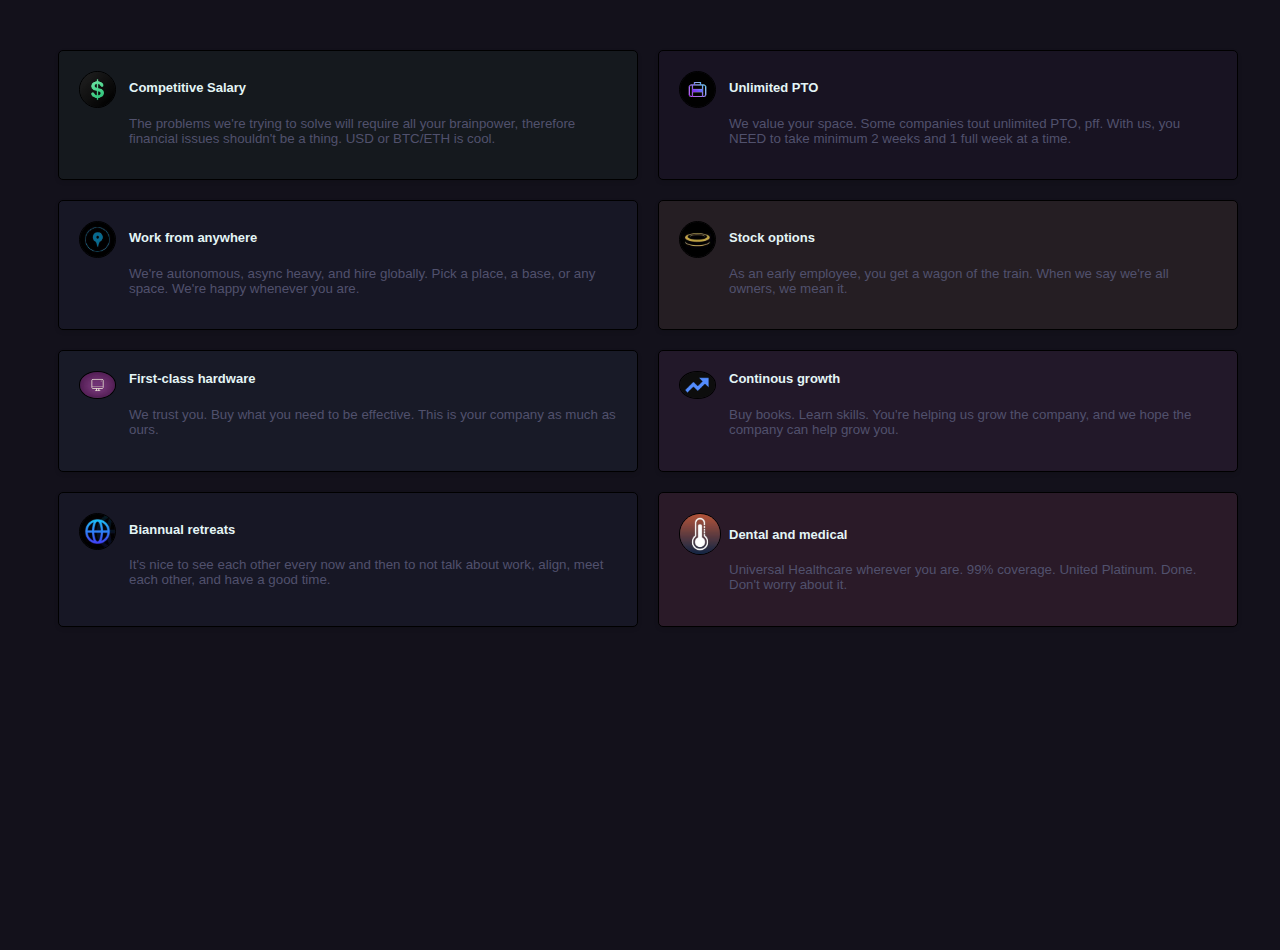
<file: 1-challenge/design1/index.html>
<!DOCTYPE html>
<html lang="en">
  <head>
    <meta charset="UTF-8" />
    <meta name="viewport" content="width=device-width, initial-scale=1.0" />
    <link rel="stylesheet" href="index.css" />
    <title>Employee Benefits</title>
  </head>
  <body>
    <div class="container">
      <div class="salary__box">
        <img class="salary__image" src="./images/salary.png" width="35px" />
        <h2 class="salary__title">Competitive Salary</h2>
        <p class="salary__pitch">
          The problems we're trying to solve will require all your brainpower,
          therefore financial issues shouldn't be a thing. USD or BTC/ETH is
          cool.
        </p>
      </div>

      <div class="pto__box">
        <img class="pto__image" src="./images/unlimited.png" width="35px" />
        <h2 class="pto__title">Unlimited PTO</h2>
        <p class="pto__pitch">
          We value your space. Some companies tout unlimited PTO, pff. With us,
          you NEED to take minimum 2 weeks and 1 full week at a time.
        </p>
      </div>

      <div class="anywhere__box">
        <img class="anywhere__image" src="./images/work.png" width="35px" />
        <h2 class="anywhere__title">Work from anywhere</h2>
        <p class="anywhere__pitch">
          We're autonomous, async heavy, and hire globally. Pick a place, a
          base, or any space. We're happy whenever you are.
        </p>
      </div>

      <div class="options__box">
        <img class="options__image" src="./images/stock.png" width="35px" />
        <h2 class="options__title">Stock options</h2>
        <p class="options__pitch">
          As an early employee, you get a wagon of the train. When we say we're
          all owners, we mean it.
        </p>
      </div>

      <div class="hardware__box">
        <img class="hardware__image" src="./images/hardware.png" width="35px" />
        <h2 class="hardware__title">First-class hardware</h2>
        <p class="hardware__pitch">
          We trust you. Buy what you need to be effective. This is your company
          as much as ours.
        </p>
      </div>

      <div class="growth__box">
        <img class="growth__image" src="./images/growth.png" width="35px" />
        <h2 class="growth__title">Continous growth</h2>
        <p class="growth__pitch">
          Buy books. Learn skills. You're helping us grow the company, and we
          hope the company can help grow you.
        </p>
      </div>

      <div class="retreats__box">
        <img class="retreats__image" src="./images/retreats.png" width="35px" />
        <h2 class="retreats__title">Biannual retreats</h2>
        <p class="retreats__pitch">
          It's nice to see each other every now and then to not talk about work,
          align, meet each other, and have a good time.
        </p>
      </div>

      <div class="medical__box">
        <img class="medical__image" src="./images/medical.png" width="40px" />
        <h2 class="medical__title">Dental and medical</h2>
        <p class="medical__pitch">
          Universal Healthcare wherever you are. 99% coverage. United Platinum.
          Done. Don't worry about it.
        </p>
      </div>
    </div>
  </body>
</html>
</file>
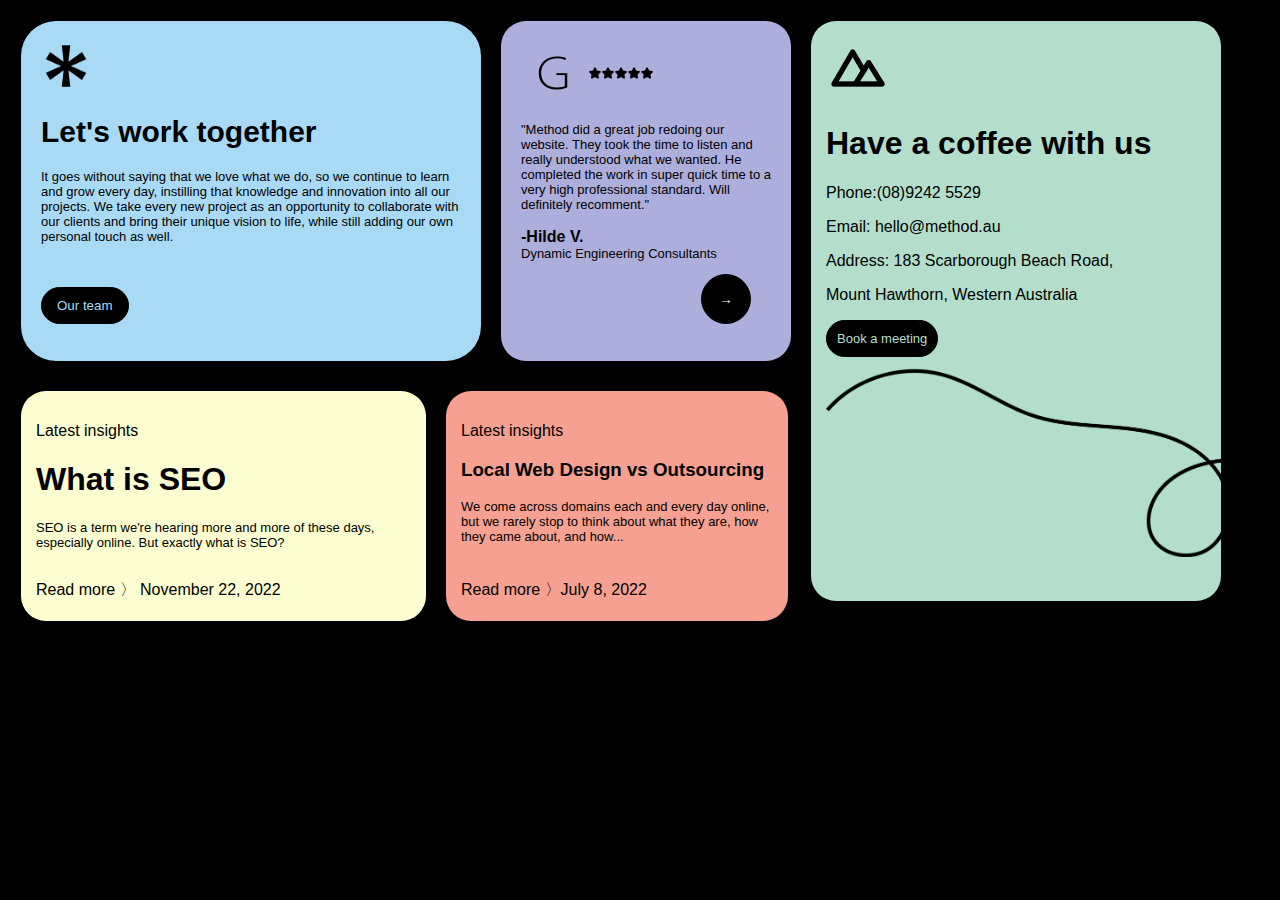
<file: 1-challenge/design2/index.html>
<!DOCTYPE html>
<html lang="en">
  <head>
    <meta charset="UTF-8" />
    <meta name="viewport" content="width=device-width, initial-scale=1.0" />
    <link rel="stylesheet" href="index.css" />
    <title>Design Challenge 2</title>
  </head>
  <body>
    <div class="container">
      <div class="work__box">
        <img
          class="work__image"
          src="./images/asterisk-4-64.png"
          width="50px"
        />
        <h1 class="work__together">Let's work together</h1>
        <p class="work__pitch">
          It goes without saying that we love what we do, so we continue to
          learn and grow every day, instilling that knowledge and innovation
          into all our projects. We take every new project as an opportunity to
          collaborate with our clients and bring their unique vision to life,
          while still adding our own personal touch as well.
        </p>
        <button class="work__btn">Our team</button>
      </div>

      <div class="g__box">
        <img class="g__image" src="./images/g-6-64.png" />
        <img class="star__image" src="./images/rating.png" />
        <p class="g__pitch">
          "Method did a great job redoing our website. They took the time to
          listen and really understood what we wanted. He completed the work in
          super quick time to a very high professional standard. Will definitely
          recomment."
        </p>
        <p class="hilde__pitch">-Hilde V.</p>
        <p class="hildecomp__pitch">Dynamic Engineering Consultants</p>
        <button class="arrow__btn">→</button>
      </div>

      <div class="coffee__box">
        <img class="triangles__image" src="./images/mountains-64.png" />
        <h1 class="coffee__title">Have a coffee with us</h1>
        <div><p class="coffee__phone">Phone:(08)9242 5529</p></div>
        <div><p class="coffee__email">Email: hello@method.au</p></div>
        <div>
          <p class="coffee__address">Address: 183 Scarborough Beach Road,</p>
        </div>
        <div>
          <p class="coffeenext__address">Mount Hawthorn, Western Australia</p>
        </div>
        <button class="coffee__btn">Book a meeting</button>
        <img
          class="coffee__curls"
          src="./images/vecteezy_hand-drawn-curved-line-shape-curved-line-icon_21999146.png"
          height="200px"
        />
      </div>

      <div class="seo__box">
        <p class="seo__insights">Latest insights</p>
        <h1 class="seo__title">What is SEO</h1>
        <p class="seo__desc">
          SEO is a term we're hearing more and more of these days, especially
          online. But exactly what is SEO?
        </p>
        <p class="read__more">
          Read more 〉 <span class="read__date">November 22, 2022</span>
        </p>
      </div>

      <div class="insights__box">
        <p class="latest__insights">Latest insights</p>
        <h3 class="insights__title">Local Web Design vs Outsourcing</h3>
        <p class="insights__pitch">
          We come across domains each and every day online, but we rarely stop
          to think about what they are, how they came about, and how...
        </p>
        <p class="read__more">
          Read more 〉<span class="read__date">July 8, 2022</span>
        </p>
      </div>
    </div>
  </body>
</html>
</file>
<file: 1-challenge/design1/index.css>
body,
html {
  background-color: #13111b;
  width: 100vw;
  height: 100vh;
  font-family: sans-serif;
}

.container {
  display: grid;
  grid-template-columns: repeat(2, 1fr);
  grid-template-rows: repeat(4, auto);
  grid-gap: 20px;
  margin: 50px;
  background-color: #13111b;
}

.salary__box,
.anywhere__box,
.hardware__box,
.retreats__box,
.pto__box,
.options__box,
.growth__box,
.medical__box {
  display: flex;
  flex-direction: column;
  background-color: #f0f0f0;
  padding: 20px;
  border-radius: 5px;
  box-shadow: 0 2px 4px rgba(0, 0, 0, 0.1);
  border: 1px solid black;
  font-family: sans-serif;
}

.salary__box {
  background-color: #15191e;
}

.anywhere__box,
.retreats__box {
  background-color: #171725;
}

.hardware__box {
  background-color: #181a27;
}

.pto__box {
  background-color: #181322;
}

.options__box {
  background-color: #251e23;
}

.growth__box {
  background-color: #221829;
}

.medical__box {
  background-color: #2a1a28;
}

.salary__image,
.anywhere__image,
.hardware__image,
.retreats__image,
.pto__image,
.options__image,
.growth__image,
.medical__image {
  border-radius: 50%;
  border: 1px solid black;
  align-self: flex-start;
  margin-top: none;
}

.salary__title,
.anywhere__title,
.hardware__title,
.retreats__title,
.pto__title,
.options__title,
.growth__title,
.medical__title {
  margin-left: 50px;
  margin-top: -28px;
  font-size: small;
  font-weight: bold;
  color: #e4f5f6;
}

.salary__pitch,
.anywhere__pitch,
.hardware__pitch,
.retreats__pitch,
.pto__pitch,
.options__pitch,
.growth__pitch,
.medical__pitch {
  margin-top: 10px;
  margin-left: 50px;
  color: #51516d;
  font-size: smaller;
}

@media screen and (max-width: 768px) {
  .container {
    grid-template-columns: 1fr;
  }
}

/*# sourceMappingURL=index.css.map */
</file>
<file: 1-challenge/design2/index.css>
body,
html {
  margin: 0;
  padding: 0;
  width: 100vw;
  height: 100vh;
  font-family: Arial, sans-serif;
  background-color: black;
}

.container {
  display: flex;
  flex-direction: row;
  flex-wrap: wrap;
  padding: 20px;
  border: 1px solid black;
  background-color: black;
  gap: 20px;
}

.work__box {
  width: 420px;
  height: 300px;
  background-color: #a8daf5;
  border-radius: 35px;
  padding: 20px;
}

.work__together {
  font-size: 30px;
}

.work__btn {
  background-color: black;
  padding: 10px 15px;
  border-radius: 25px;
  color: #a8daf5;
  border: 1px solid black;
  margin-top: 30px;
}

.work__pitch {
  font-size: small;
}

.g__box {
  background-color: #acaedb;
  margin-left: 0;
  margin-top: 0;
  width: 250px;
  height: 300px;
  border-radius: 25px;
  padding: 20px;
}

.g__pitch {
  font-size: small;
}

.star__image {
  align-content: right;
}

.hilde__pitch {
  font-weight: bold;
  margin-bottom: 0px;
}

.hildecomp__pitch {
  margin-top: 0;
  font-size: small;
}

.arrow__btn {
  border-radius: 50%;
  width: 50px;
  height: 50px;
  background-color: black;
  border: 1px solid black;
  color: white;
  font-weight: bolder;
  margin-left: 180px;
}

.coffee__box {
  background-color: #b2decb;
  padding: 15px;
  margin-top: 0;
  margin-left: 0px;
  width: 380px;
  height: 550px;
  border-radius: 25px;
}

.coffee__btn {
  background-color: black;
  border-radius: 25px;
  border: 1px solid black;
  color: #b2decb;
  padding: 10px;
  font-size: small;
}

.coffee__phone,
.coffee__email,
.coffee__address,
.coffeenext__address {
  margin-bottom: none;
  margin-top: none;
  padding: 0;
}

.seo__box {
  background-color: #fcfed2;
  padding: 15px;
  width: 375px;
  height: 200px;
  margin-left: 0px;
  margin-top: -230px;
  border-radius: 25px;
}

.seo__desc {
  margin-bottom: 30px;
  font-size: small;
}

.insights__box {
  background-color: #f5a091;
  padding: 15px;
  width: 312px;
  height: 200px;
  margin-left: 0px;
  margin-top: -230px;
  border-radius: 25px;
}

.insights__pitch {
  font-size: small;
  margin-top: 15px;
  padding-bottom: 20px;
}

.read__more {
  align-content: left;
  width: auto;
}

.read__date {
  align-content: right;
  padding-bottom: 15px;
  width: auto;
}

/*# sourceMappingURL=index.css.map */
</file>
